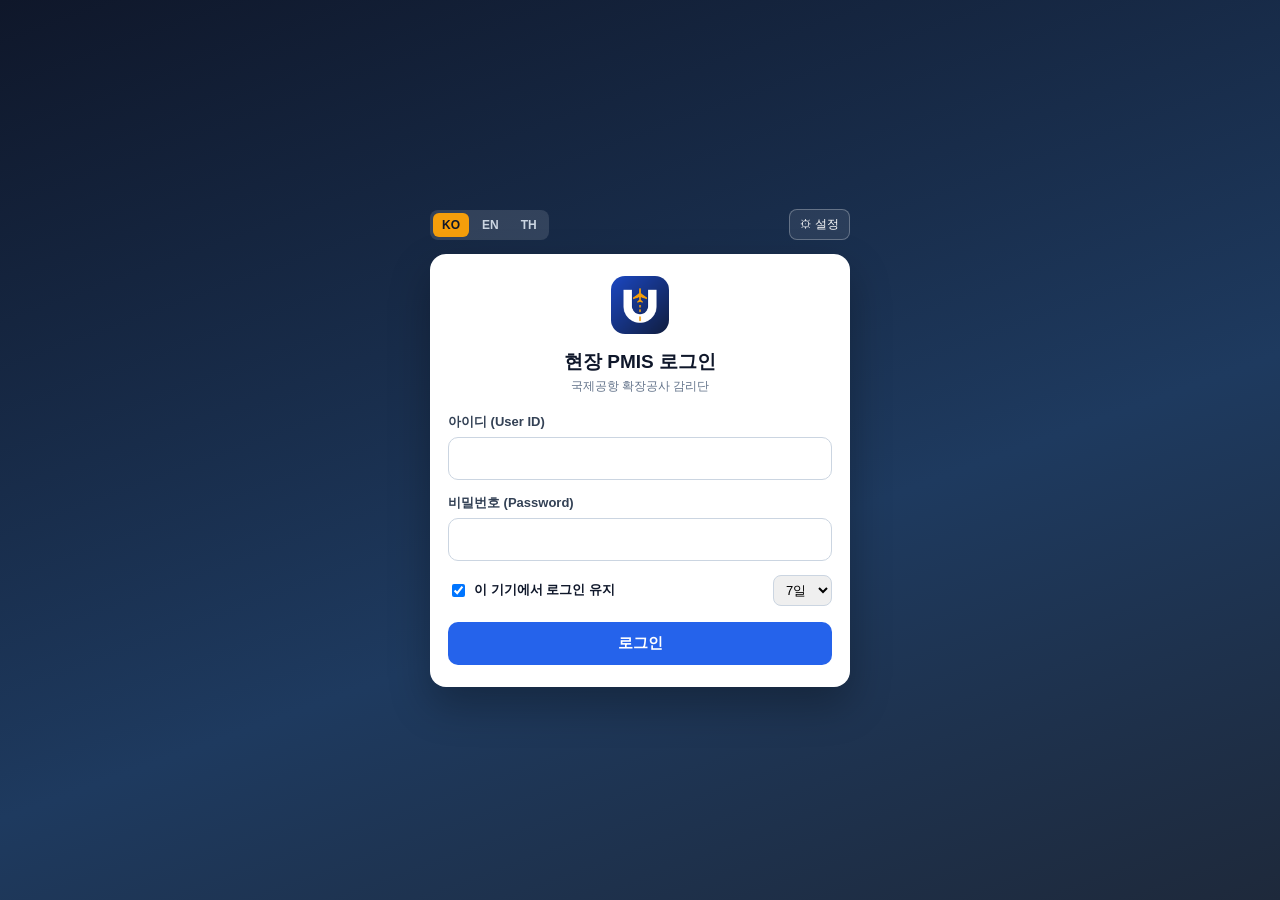
<file: index.html>
<!DOCTYPE html>
<html lang="ko">
<head>
  <meta charset="utf-8">
  <meta name="viewport" content="width=device-width, initial-scale=1.0, maximum-scale=1.0, user-scalable=no, viewport-fit=cover">
  <meta name="theme-color" content="#0f172a">
  <meta name="apple-mobile-web-app-capable" content="yes">
  <meta name="apple-mobile-web-app-status-bar-style" content="black-translucent">
  <meta name="apple-mobile-web-app-title" content="U-Tapao PMIS">
  <title>U-Tapao PMIS Mobile</title>
  <link rel="manifest" href="./manifest.json">
  <link rel="apple-touch-icon" href="./assets/apple-touch-icon.png">
  <link rel="icon" type="image/png" href="./assets/icon-192.png">
  <link rel="stylesheet" href="./vendor/leaflet/leaflet.css">
  <link rel="stylesheet" href="./css/mobile.css">
</head>
<body>
  <!-- LOGIN VIEW -->
  <section id="loginView" class="login-shell">
    <div class="login-top-tools">
      <div class="lang-bar">
        <button type="button" class="lang-pill-btn" data-lang="ko">KO</button>
        <button type="button" class="lang-pill-btn" data-lang="en">EN</button>
        <button type="button" class="lang-pill-btn" data-lang="th">TH</button>
      </div>
      <button type="button" id="loginSettingsBtn" class="btn-ghost-light">⚙ <span data-i18n="btn_settings">설정</span></button>
    </div>
    <div class="login-card">
      <div class="login-brand">
        <img src="./assets/icon-192.png" alt="Logo" class="login-logo">
        <h1 data-i18n="login_title">현장 PMIS 로그인</h1>
        <p data-i18n="app_subtitle">국제공항 확장공사 감리단</p>
      </div>
      <div id="loginAutoStatus" class="auto-status hidden"></div>
      <form id="loginForm">
        <div class="field-group">
          <label for="loginId" data-i18n="login_id">아이디 (User ID)</label>
          <input id="loginId" type="text" class="field-input" autocomplete="username" autocapitalize="none" required>
        </div>
        <div class="field-group">
          <label for="loginPw" data-i18n="login_pw">비밀번호 (Password)</label>
          <input id="loginPw" type="password" class="field-input" autocomplete="current-password" required>
        </div>
        <div class="remember-row">
          <label class="remember-chk-wrap">
            <input id="loginRememberChk" type="checkbox" checked>
            <span data-i18n="login_remember">이 기기에서 로그인 유지</span>
          </label>
          <select id="loginRememberDays" class="remember-days">
            <option value="1" data-i18n="login_days_1">1일</option>
            <option value="7" selected data-i18n="login_days_7">7일</option>
          </select>
        </div>
        <button type="submit" id="loginSubmitBtn" class="btn-primary-full" data-i18n="login_btn">로그인</button>
      </form>
    </div>
  </section>

  <!-- MAIN WORKSPACE VIEW -->
  <section id="mainView" class="hidden">
    <header class="app-header">
      <div class="header-row">
        <div>
          <div class="header-title" data-i18n="app_title">U-Tapao PMIS 현장 모바일</div>
          <div class="header-sub">
            <span id="netStatusBadge" class="net-badge online">🟢 ONLINE</span>
            <span id="headerUserChip"></span>
          </div>
        </div>
        <div class="header-actions">
          <div class="lang-bar">
            <button type="button" class="lang-pill-btn" data-lang="ko">KO</button>
            <button type="button" class="lang-pill-btn" data-lang="en">EN</button>
            <button type="button" class="lang-pill-btn" data-lang="th">TH</button>
          </div>
          <button type="button" id="headerBellBtn" class="icon-btn" title="Notifications">🔔<span id="headerBellBadge" class="bell-badge hidden"></span></button>
          <button type="button" id="headerRefreshBtn" class="icon-btn" title="Refresh">↻<span id="topQueueBadge" class="queue-dot hidden"></span></button>
          <button type="button" id="headerSettingsBtn" class="icon-btn" title="Settings">⚙</button>
          <button type="button" id="headerLogoutBtn" class="icon-btn" title="Logout">⏻</button>
        </div>
      </div>
    </header>

    <main class="app-body">
      <!-- TAB 1: RIT FIELD INSPECTION -->
      <section id="tab-rit">
        <div id="ritQueueBanner" class="queue-banner hidden"></div>
        <div id="ritCacheBanner" class="info-banner hidden"></div>
        <div class="search-bar">
          <input id="ritSearchInput" type="search" class="field-input" data-i18n-ph="rit_search_ph" placeholder="RIT 번호, 제목, 위치 검색...">
        </div>
        <div id="ritTaskList"></div>
      </section>

      <!-- TAB 2: ATTENDANCE -->
      <section id="tab-att" class="hidden">
        <div class="card">
          <div class="card-top">
            <strong data-i18n="att_title">현장 출퇴근 관리</strong>
            <span id="attStatusBadge" class="badge badge-slate">-</span>
          </div>
          <div id="attLiveClock" class="att-clock">--:--:--</div>
          <div class="att-grid">
            <div class="att-box"><div class="lbl" data-i18n="att_clock_in_time">출근 시각</div><div id="attClockInTime" class="val">-</div></div>
            <div class="att-box"><div class="lbl" data-i18n="att_clock_out_time">퇴근 시각</div><div id="attClockOutTime" class="val">-</div></div>
            <div class="att-box"><div class="lbl" data-i18n="att_work_hours">근무 시간</div><div id="attWorkHours" class="val">-</div></div>
          </div>
          <div id="attSummaryWrap" class="field-group hidden">
            <label for="attWorkSummaryInput" data-i18n="att_summary_label">금일 주요 업무 내용 (퇴근 시 필수)</label>
            <textarea id="attWorkSummaryInput" rows="3" class="field-input" data-i18n-ph="att_summary_ph"></textarea>
          </div>
          <button type="button" id="attClockInBtn" class="btn-green-full" data-i18n="att_btn_in">출근하기 (Clock-In)</button>
          <button type="button" id="attClockOutBtn" class="btn-red-full hidden" data-i18n="att_btn_out">퇴근하기 (Clock-Out)</button>
        </div>

        <div class="card">
          <div class="briefing-title" data-i18n="att_monthly_title">이번 달 근무 요약</div>
          <div class="stat-grid">
            <div class="stat-card"><div id="attMonDays" class="stat-val">0</div><div class="stat-lbl" data-i18n="att_m_days">출근일수</div></div>
            <div class="stat-card"><div id="attMonHours" class="stat-val">0</div><div class="stat-lbl" data-i18n="att_m_hours">총 근무(h)</div></div>
            <div class="stat-card"><div id="attMonOt" class="stat-val">0</div><div class="stat-lbl" data-i18n="att_m_ot">OT(h)</div></div>
            <div class="stat-card"><div id="attMonMissing" class="stat-val">0</div><div class="stat-lbl" data-i18n="att_m_missing">미퇴근</div></div>
          </div>
        </div>
      </section>

      <!-- TAB 3: MY TASKS -->
      <section id="tab-tasks" class="hidden">
        <div id="myTasksCacheBanner" class="info-banner hidden"></div>
        <div id="myTasksFilterBar" class="filter-scroll"></div>
        <div id="myTasksList"></div>
      </section>

      <!-- TAB 4: DAILY AI BRIEFING -->
      <section id="tab-daily" class="hidden">
        <div id="dailyCacheBanner" class="info-banner hidden"></div>
        <div class="card">
          <div class="field-group" style="margin-bottom:4px;">
            <label for="dailyDateInput" data-i18n="daily_date_label">조회 일자</label>
            <input id="dailyDateInput" type="date" class="field-input">
          </div>
          <div class="small-muted" style="margin-top:6px;" data-i18n="daily_recent_dates">최근 브리핑 일자</div>
          <div id="dailyDateChips" class="date-chip-row"></div>
          <div id="dailyFallbackNote" class="info-banner hidden" style="margin-bottom:0;"></div>
        </div>
        <div id="dailyContentArea"></div>
      </section>

      <!-- TAB 5: FIELD MAP (내 위치·작업구역·검측원 위치) -->
      <section id="tab-map" class="hidden">
        <div class="fm-toolbar">
          <button type="button" id="fmMyLocBtn" class="btn-outline-sm">📍 <span data-i18n="fm_my_location">내 위치</span></button>
          <button type="button" id="fmInspBtn" class="btn-outline-sm active">👷 <span data-i18n="fm_inspectors">검측원 위치</span></button>
          <button type="button" id="fmRefreshBtn" class="btn-outline-sm">🔄 <span data-i18n="fm_refresh_loc">위치 갱신</span></button>
          <label class="fm-share-toggle">
            <input id="fmShareToggle" type="checkbox">
            <span data-i18n="fm_share">위치 공유</span>
          </label>
        </div>
        <div id="fmShareInputs" class="fm-share-inputs hidden">
          <input id="fmWorkLocInput" type="text" class="field-input" maxlength="120" data-i18n-ph="fm_work_loc_ph">
          <input id="fmNoteInput" type="text" class="field-input" maxlength="300" data-i18n-ph="fm_note_ph">
        </div>
        <div id="fmStatusBanner" class="info-banner hidden"></div>
        <div id="fmMyZoneCard" class="card fm-myzone hidden"></div>
        <div id="fmMapCanvas" class="fm-map"></div>
        <div id="fmInfoPanel" class="card fm-info hidden"></div>
        <div id="fmPeopleList"></div>
      </section>
    </main>

    <!-- 현장사진 백그라운드 전송 표시 (2026-11-21) -->
    <button type="button" id="obsUploadPill" class="upload-pill hidden">📤</button>

    <!-- BOTTOM TAB BAR -->
    <nav class="bottom-nav">
      <button type="button" class="nav-btn active" data-nav-tab="rit">
        <span class="nav-ico">📋</span>
        <span data-i18n="nav_rit">현장검측</span>
      </button>
      <button type="button" class="nav-btn" data-nav-tab="att">
        <span class="nav-ico">⏰</span>
        <span data-i18n="nav_att">출퇴근</span>
      </button>
      <button type="button" class="nav-btn" data-nav-tab="tasks">
        <span class="nav-ico">📥</span>
        <span data-i18n="nav_tasks">결재함</span>
        <span id="navTasksBadge" class="nav-badge hidden"></span>
      </button>
      <!-- 현장 사진(특이사항) 바로가기: 하단 큰 버튼 (탭 전환 없이 촬영 모달을 엶, 2026-11-21) -->
      <button type="button" id="navObsBtn" class="nav-btn nav-photo">
        <span class="nav-photo-circle">📸</span>
        <span data-i18n="nav_photo">현장사진</span>
      </button>
      <button type="button" class="nav-btn" data-nav-tab="daily">
        <span class="nav-ico">🤖</span>
        <span data-i18n="nav_daily">일일보고</span>
      </button>
      <button type="button" class="nav-btn" data-nav-tab="map">
        <span class="nav-ico">🗺</span>
        <span data-i18n="nav_map">현장지도</span>
      </button>
    </nav>
  </section>

  <!-- RIT INSPECTION INPUT MODAL -->
  <div id="inspModal" class="modal-backdrop hidden">
    <div class="modal-sheet">
      <div class="modal-head">
        <h2 id="inspSheetRitNo">RIT</h2>
        <button type="button" id="inspCloseBtn" class="btn-outline-sm">✕</button>
      </div>
      <div id="inspSheetSubject" class="fw-bold" style="margin-bottom:4px;"></div>
      <div id="inspSheetMeta" class="small-muted" style="margin-bottom:12px;"></div>

      <div class="field-group">
        <label for="inspResultCode" data-i18n="rit_result_code">검측 판정 코드</label>
        <select id="inspResultCode" class="form-select">
          <option value="1 - Approved" data-i18n="rit_rc_1">1 - Approved (합격)</option>
          <option value="2 - Approved with Comments" data-i18n="rit_rc_2">2 - Approved with Comments (조건부 합격)</option>
          <option value="3 - Rejected" data-i18n="rit_rc_3">3 - Rejected (반려)</option>
          <option value="4 - Canceled" data-i18n="rit_rc_4">4 - Canceled (취소)</option>
        </select>
      </div>

      <div class="field-group">
        <div style="display:flex; justify-content:space-between; align-items:center; margin-bottom:5px;">
          <label for="inspRemarks" style="margin:0;" data-i18n="rit_remarks">검측 의견 (Remarks)</label>
          <button type="button" id="inspStdRemarkBtn" class="btn-outline-sm" data-i18n="rit_btn_std_remark">표준 코멘트</button>
        </div>
        <textarea id="inspRemarks" rows="3" class="field-input" data-i18n-ph="rit_remarks_ph"></textarea>
      </div>

      <div class="field-group">
        <label id="inspPhotoCount">Site Photos (0/10)</label>
        <input id="inspCameraInput" type="file" accept="image/*" capture="environment" class="hidden">
        <input id="inspAlbumInput" type="file" accept="image/*" multiple class="hidden">
        <div class="photo-btn-row">
          <button type="button" id="inspCameraBtn" class="btn-outline-sm">📷 <span data-i18n="rit_btn_camera">카메라 촬영</span></button>
          <button type="button" id="inspAlbumBtn" class="btn-outline-sm">🖼 <span data-i18n="rit_btn_album">갤러리 선택</span></button>
        </div>
        <div id="inspPhotoGrid" class="photo-grid"></div>
      </div>

      <div class="field-group">
        <div style="display:flex; justify-content:space-between; align-items:center; margin-bottom:5px;">
          <label style="margin:0;" data-i18n="rit_sign_label">검측원 전자서명</label>
          <button type="button" id="inspSignClearBtn" class="btn-outline-sm" data-i18n="rit_sign_clear">서명 지우기</button>
        </div>
        <div class="sig-box">
          <canvas id="inspSignatureCanvas" class="sig-canvas"></canvas>
        </div>
      </div>

      <div class="modal-footer-btns">
        <button type="button" id="inspCancelBtn" class="btn-outline-sm" data-i18n="btn_cancel">취소</button>
        <button type="button" id="inspSubmitBtn" class="btn-primary-full" data-i18n="btn_submit">검측 결과 저장</button>
      </div>
    </div>
  </div>

  <!-- FIELD OBSERVATION MODAL (현장 특이사항 촬영·공유) -->
  <div id="obsModal" class="modal-backdrop hidden">
    <div class="modal-sheet">
      <div class="modal-head">
        <h2>📸 <span data-i18n="obs_title">현장 특이사항</span></h2>
        <button type="button" id="obsCloseBtn" class="btn-outline-sm">✕</button>
      </div>
      <div class="obs-seg">
        <button type="button" class="filter-pill active" data-obs-seg="new" data-i18n="obs_seg_new">새 기록</button>
        <button type="button" class="filter-pill" data-obs-seg="feed" data-i18n="obs_seg_feed">공유 피드</button>
      </div>

      <div id="obsNewPane">
        <div id="obsQueueLine" class="queue-banner hidden"></div>
        <div class="field-group">
          <label data-i18n="obs_category">구분</label>
          <div class="obs-cat-row">
            <button type="button" class="obs-cat-btn active" data-obs-cat="SAFETY">🦺 <span data-i18n="obs_cat_safety">안전 / HSE</span></button>
            <button type="button" class="obs-cat-btn" data-obs-cat="GENERAL">🔎 <span data-i18n="obs_cat_general">일반 모니터링</span></button>
          </div>
        </div>
        <div class="field-group">
          <label for="obsLocInput" data-i18n="obs_location">위치 / 구역</label>
          <input id="obsLocInput" type="text" class="field-input" maxlength="200" data-i18n-ph="obs_location_ph">
        </div>
        <div class="field-group">
          <label for="obsNoteInput" data-i18n="obs_note">특이사항 내용</label>
          <textarea id="obsNoteInput" rows="3" class="field-input" maxlength="2000" data-i18n-ph="obs_note_ph"></textarea>
        </div>
        <div class="field-group">
          <label id="obsPhotoCount">Photos (0/6)</label>
          <input id="obsCameraInput" type="file" accept="image/*" capture="environment" class="hidden">
          <input id="obsAlbumInput" type="file" accept="image/*" multiple class="hidden">
          <div class="photo-btn-row">
            <button type="button" id="obsCameraBtn" class="btn-outline-sm">📷 <span data-i18n="rit_btn_camera">카메라 촬영</span></button>
            <button type="button" id="obsAlbumBtn" class="btn-outline-sm">🖼 <span data-i18n="rit_btn_album">갤러리 선택</span></button>
          </div>
          <div id="obsPhotoGrid" class="photo-grid"></div>
        </div>
        <div class="obs-meta-box">
          <div id="obsTimeLine" class="small-muted">🕒 -</div>
          <div class="obs-gps-row">
            <span id="obsGpsLine" class="small-muted">📍 -</span>
            <button type="button" id="obsGpsRetryBtn" class="btn-outline-sm" data-i18n="obs_gps_retry">GPS 다시</button>
          </div>
        </div>
        <div class="modal-footer-btns">
          <button type="button" class="btn-outline-sm" data-obs-seg="feed" data-i18n="obs_seg_feed">공유 피드</button>
          <button type="button" id="obsSubmitBtn" class="btn-primary-full" data-i18n="obs_btn_submit">저장 · 공유</button>
        </div>
      </div>

      <div id="obsFeedPane" class="hidden">
        <div class="obs-feed-bar">
          <button type="button" class="filter-pill active" data-obs-filter="ALL" data-i18n="tasks_all">전체</button>
          <button type="button" class="filter-pill" data-obs-filter="SAFETY" data-i18n="obs_cat_safety">안전 / HSE</button>
          <button type="button" class="filter-pill" data-obs-filter="GENERAL" data-i18n="obs_cat_general">일반 모니터링</button>
          <button type="button" id="obsFeedRefreshBtn" class="btn-outline-sm">↻</button>
        </div>
        <div id="obsFeedList"></div>
      </div>
    </div>
  </div>

  <!-- NOTIFICATION LIST MODAL (🔔) -->
  <div id="notifyModal" class="modal-backdrop hidden">
    <div class="modal-sheet">
      <div class="modal-head">
        <h2>🔔 <span data-i18n="nt_list_title">알림</span></h2>
        <div style="display:flex; gap:6px;">
          <button type="button" id="notifyReadAllBtn" class="btn-outline-sm" data-i18n="nt_read_all">모두 읽음</button>
          <button type="button" id="notifyCloseBtn" class="btn-outline-sm">✕</button>
        </div>
      </div>
      <div id="notifyList"></div>
    </div>
  </div>

  <!-- SETTINGS MODAL -->
  <div id="settingsModal" class="modal-backdrop hidden">
    <div class="modal-sheet">
      <div class="modal-head">
        <h2 data-i18n="settings_title">앱 설정 및 연결 점검</h2>
        <button type="button" id="settingsCloseBtn" class="btn-outline-sm">✕</button>
      </div>
      <div class="field-group">
        <label for="settingsApiUrlInput" data-i18n="settings_api_url">GAS 웹앱 API 주소 (/exec 또는 /dev)</label>
        <input id="settingsApiUrlInput" type="url" class="field-input">
        <div class="small-muted" style="margin-top:4px;" data-i18n="settings_api_hint"></div>
      </div>
      <div style="display:flex; gap:8px; flex-wrap:wrap; margin-bottom:10px;">
        <button type="button" id="settingsPingBtn" class="btn-outline-sm" data-i18n="settings_ping">연결 테스트</button>
        <button type="button" id="settingsSwReloadBtn" class="btn-outline-sm" data-i18n="settings_sw_update">앱 캐시 새로고침</button>
      </div>
      <div id="settingsPingResult" class="ping-out"></div>

      <!-- 🔔 알림 설정 (사용자별 저장: DB_User_Prefs) -->
      <div class="nt-settings">
        <div class="briefing-title">🔔 <span data-i18n="nt_settings_title">알림 설정</span></div>
        <div class="nt-perm-row">
          <span class="small-muted" data-i18n="nt_perm_label">기기 알림 권한</span>
          <span id="ntPermState" class="badge badge-slate">-</span>
          <button type="button" id="ntPermBtn" class="btn-outline-sm hidden" data-i18n="nt_perm_request">🔔 권한 요청</button>
        </div>
        <div id="ntPermHint" class="small-muted" style="margin-bottom:6px;"></div>
        <label class="nt-toggle"><input id="ntRitChk" type="checkbox"> <span data-i18n="nt_opt_rit">내게 배정된 RIT 검측</span></label>
        <label class="nt-toggle"><input id="ntTaskChk" type="checkbox"> <span data-i18n="nt_opt_task">신규 검토·결재 문서 (MAR·RFA·RFI·공문)</span></label>
        <label class="nt-toggle"><input id="ntRemindChk" type="checkbox"> <span data-i18n="nt_opt_remind">마감 임박·지남 미결 (하루 1회)</span></label>
        <label class="nt-toggle"><input id="ntSoundChk" type="checkbox"> <span data-i18n="nt_opt_sound">소리</span></label>
        <label class="nt-toggle"><input id="ntVibrateChk" type="checkbox"> <span data-i18n="nt_opt_vibrate">진동</span></label>
        <div class="nt-perm-row">
          <label for="ntPollSel" class="small-muted" data-i18n="nt_opt_poll">확인 주기</label>
          <select id="ntPollSel" class="form-select-sm">
            <option value="3">3 min</option><option value="5">5 min</option><option value="10">10 min</option><option value="30">30 min</option>
          </select>
          <button type="button" id="ntTestBtn" class="btn-outline-sm" data-i18n="nt_test_btn">테스트 알림</button>
        </div>
      </div>

      <!-- ⬆️ 앱 업데이트 (설치형 앱: 화면 자동 업데이트 / 새 앱 설치 안내) -->
      <div class="nt-settings">
        <div class="briefing-title">⬆️ <span data-i18n="upd_title">앱 업데이트</span></div>
        <div id="updVersionText" class="small-muted"></div>
        <div id="updStatusText" class="upd-status"></div>
        <div class="nt-perm-row">
          <button type="button" id="updCheckBtn" class="btn-outline-sm" data-i18n="upd_check_btn">업데이트 확인</button>
          <button type="button" id="updApplyBtn" class="btn-outline-sm hidden" data-i18n="upd_btn_apply">지금 적용</button>
          <button type="button" id="updApkBtn" class="btn-outline-sm hidden" data-i18n="upd_btn_apk">새 앱 내려받기</button>
        </div>
      </div>

      <div style="margin-top:16px;">
        <button type="button" id="settingsSaveBtn" class="btn-primary-full" data-i18n="btn_save">저장</button>
      </div>
    </div>
  </div>

  <div id="toastBox" class="toast-box hidden"></div>

  <script src="./js/config.js"></script>
  <script src="./js/version.js"></script>
  <script src="./js/i18n.js"></script>
  <script src="./js/db.js"></script>
  <script src="./js/api.js"></script>
  <script src="./js/rit.js"></script>
  <script src="./vendor/leaflet/leaflet.js"></script>
  <script src="./js/fieldmap.js"></script>
  <script src="./js/obs.js"></script>
  <script src="./js/dailydetail.js"></script>
  <script src="./js/notify.js"></script>
  <script src="./js/updater.js"></script>
  <script src="./js/app.js"></script>
</body>
</html>
</file>
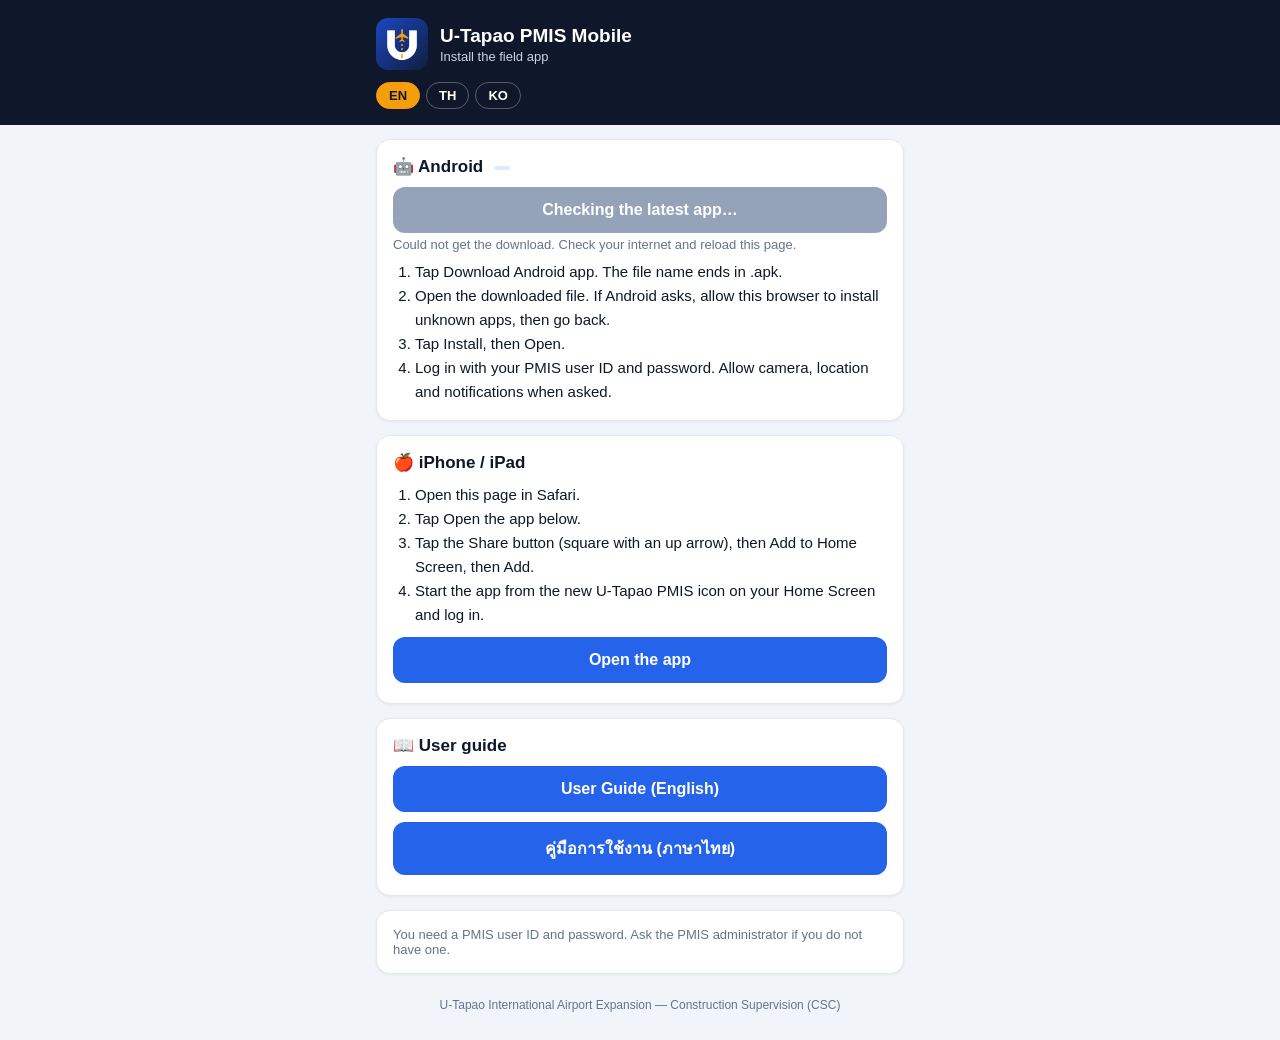
<file: install.html>
<!doctype html>
<html lang="en">
<head>
<meta charset="utf-8">
<meta name="viewport" content="width=device-width, initial-scale=1">
<meta name="theme-color" content="#0f172a">
<title>Install U-Tapao PMIS Mobile</title>
<link rel="icon" type="image/png" href="./assets/icon-192.png">
<!-- 설치 안내 페이지 (2026-11-21): 매뉴얼 QR 코드가 가리키는 고정 주소.
     Android = 서버 getAppUpdate(로그인 불필요)가 알려 주는 최신 APK 로 연결 / iPhone = Safari 홈 화면 추가 안내.
     원본: utapao-pmis 저장소 mobile_app/pages/install.html → mobile_app/tools/publish_pages.js 로 GitHub Pages 에 게시 -->
<style>
  :root { --navy: #0f172a; --primary: #2563eb; --green: #16a34a; --amber: #f59e0b; --text: #0f172a; --muted: #64748b; --border: #cbd5e1; }
  * { box-sizing: border-box; }
  body { margin: 0; font-family: -apple-system, 'Segoe UI', 'Leelawadee UI', Tahoma, 'Malgun Gothic', sans-serif; background: #f1f5f9; color: var(--text); }
  header { background: var(--navy); color: #fff; padding: 18px 16px 16px; }
  .wrap { max-width: 560px; margin: 0 auto; padding: 0 16px; }
  .top { display: flex; align-items: center; gap: 12px; }
  .top img { width: 52px; height: 52px; border-radius: 12px; }
  h1 { font-size: 19px; margin: 0; }
  .sub { font-size: 13px; color: #cbd5e1; margin-top: 2px; }
  .langs { margin-top: 12px; display: flex; gap: 6px; }
  .langs button { border: 1px solid rgba(255,255,255,.3); background: transparent; color: #fff; border-radius: 999px; padding: 5px 12px; font-weight: 700; font-size: 13px; cursor: pointer; }
  .langs button.on { background: var(--amber); border-color: var(--amber); color: var(--navy); }
  .card { background: #fff; border: 1px solid #e2e8f0; border-radius: 14px; padding: 16px; margin: 14px 0; box-shadow: 0 1px 3px rgba(15,23,42,.06); }
  .card h2 { font-size: 17px; margin: 0 0 10px; }
  .card.mine { border: 2px solid var(--primary); }
  .btn { display: block; width: 100%; text-align: center; text-decoration: none; border: 0; border-radius: 12px; padding: 14px; font-size: 16px; font-weight: 800; color: #fff; background: var(--green); margin: 10px 0 4px; }
  .btn.blue { background: var(--primary); }
  .btn.off { background: #94a3b8; pointer-events: none; }
  ol { padding-left: 22px; margin: 8px 0 0; line-height: 1.6; font-size: 15px; }
  .muted { color: var(--muted); font-size: 13px; }
  .warn { background: #fef3c7; border: 1px solid #fcd34d; color: #78350f; border-radius: 10px; padding: 10px 12px; font-size: 14px; margin-bottom: 10px; }
  .badge { display: inline-block; font-size: 12px; font-weight: 800; background: #dbeafe; color: #1e40af; border-radius: 999px; padding: 2px 8px; margin-left: 6px; vertical-align: middle; }
  footer { text-align: center; color: var(--muted); font-size: 12px; padding: 10px 16px 28px; }
</style>
</head>
<body>
<header><div class="wrap">
  <div class="top"><img src="./assets/icon-192.png" alt=""><div><h1 data-t="title"></h1><div class="sub" data-t="sub"></div></div></div>
  <div class="langs"><button data-l="en">EN</button><button data-l="th">TH</button><button data-l="ko">KO</button></div>
</div></header>
<main class="wrap">
  <section class="card" id="cardAndroid">
    <h2>🤖 Android <span class="badge" id="apkVer"></span></h2>
    <a class="btn off" id="apkBtn" href="#" data-t="apk_loading"></a>
    <div class="muted" id="apkNote"></div>
    <ol><li data-t="a1"></li><li data-t="a2"></li><li data-t="a3"></li><li data-t="a4"></li></ol>
  </section>
  <section class="card" id="cardIos">
    <h2>🍎 iPhone / iPad</h2>
    <div class="warn" id="notSafari" hidden data-t="not_safari"></div>
    <ol><li data-t="i1"></li><li data-t="i2"></li><li data-t="i3"></li><li data-t="i4"></li></ol>
    <a class="btn blue" href="./" data-t="open_app"></a>
  </section>
  <section class="card">
    <h2>📖 <span data-t="guide"></span></h2>
    <a class="btn blue" href="./manual/en.html">User Guide (English)</a>
    <a class="btn blue" href="./manual/th.html">คู่มือการใช้งาน (ภาษาไทย)</a>
  </section>
  <section class="card">
    <div class="muted" data-t="account"></div>
  </section>
</main>
<footer>U-Tapao International Airport Expansion — Construction Supervision (CSC)</footer>
<script>
(function () {
  var API = 'https://script.google.com/macros/s/AKfycbxGK9FsMM-Lq3-pBFQAmjmYzoQURa9MR9hfklozXayVDDsvkzh0oXe35wPzkzR5tfQS/exec';
  var D = {
    en: { title: 'U-Tapao PMIS Mobile', sub: 'Install the field app', apk_loading: 'Checking the latest app…', apk_btn: 'Download Android app', apk_fail: 'Could not get the download. Check your internet and reload this page.',
      a1: 'Tap Download Android app. The file name ends in .apk.', a2: 'Open the downloaded file. If Android asks, allow this browser to install unknown apps, then go back.', a3: 'Tap Install, then Open.', a4: 'Log in with your PMIS user ID and password. Allow camera, location and notifications when asked.',
      not_safari: 'Open this page in Safari. Other browsers on iPhone cannot add the app to the Home Screen.',
      i1: 'Open this page in Safari.', i2: 'Tap Open the app below.', i3: 'Tap the Share button (square with an up arrow), then Add to Home Screen, then Add.', i4: 'Start the app from the new U-Tapao PMIS icon on your Home Screen and log in.',
      open_app: 'Open the app', guide: 'User guide', account: 'You need a PMIS user ID and password. Ask the PMIS administrator if you do not have one.' },
    th: { title: 'U-Tapao PMIS Mobile', sub: 'ติดตั้งแอปหน้างาน', apk_loading: 'กำลังตรวจสอบแอปล่าสุด…', apk_btn: 'ดาวน์โหลดแอป Android', apk_fail: 'ดาวน์โหลดไม่ได้ ตรวจสอบอินเทอร์เน็ตแล้วโหลดหน้านี้ใหม่',
      a1: 'แตะ ดาวน์โหลดแอป Android ไฟล์จะลงท้ายด้วย .apk', a2: 'เปิดไฟล์ที่ดาวน์โหลด หาก Android ถาม ให้อนุญาตให้เบราว์เซอร์นี้ติดตั้งแอปที่ไม่รู้จัก แล้วกดย้อนกลับ', a3: 'แตะ ติดตั้ง แล้วแตะ เปิด', a4: 'เข้าสู่ระบบด้วยรหัสผู้ใช้และรหัสผ่าน PMIS และอนุญาตกล้อง ตำแหน่ง และการแจ้งเตือนเมื่อระบบถาม',
      not_safari: 'กรุณาเปิดหน้านี้ใน Safari เบราว์เซอร์อื่นบน iPhone ไม่สามารถเพิ่มแอปไว้ที่หน้าจอโฮมได้',
      i1: 'เปิดหน้านี้ใน Safari', i2: 'แตะ เปิดแอป ด้านล่าง', i3: 'แตะปุ่มแชร์ (สี่เหลี่ยมมีลูกศรชี้ขึ้น) แล้วแตะ เพิ่มไปยังหน้าจอโฮม แล้วแตะ เพิ่ม', i4: 'เปิดแอปจากไอคอน U-Tapao PMIS ที่หน้าจอโฮม แล้วเข้าสู่ระบบ',
      open_app: 'เปิดแอป', guide: 'คู่มือการใช้งาน', account: 'ต้องมีรหัสผู้ใช้และรหัสผ่าน PMIS หากยังไม่มี ให้ติดต่อผู้ดูแลระบบ PMIS' },
    ko: { title: 'U-Tapao PMIS 모바일', sub: '현장 앱 설치', apk_loading: '최신 앱 확인 중…', apk_btn: 'Android 앱 내려받기', apk_fail: '내려받기 주소를 가져오지 못했습니다. 인터넷 연결을 확인하고 이 페이지를 새로 고치세요.',
      a1: 'Android 앱 내려받기를 누릅니다. 파일 이름은 .apk 로 끝납니다.', a2: '내려받은 파일을 엽니다. Android 가 물으면 이 브라우저의 알 수 없는 앱 설치를 허용하고 뒤로 갑니다.', a3: '설치 → 열기를 누릅니다.', a4: 'PMIS 아이디와 비밀번호로 로그인하고, 카메라·위치·알림 권한을 허용합니다.',
      not_safari: '이 페이지를 Safari 로 여세요. iPhone 의 다른 브라우저로는 홈 화면에 앱을 추가할 수 없습니다.',
      i1: '이 페이지를 Safari 로 엽니다.', i2: '아래 앱 열기를 누릅니다.', i3: '공유 버튼(네모에 위쪽 화살표) → 홈 화면에 추가 → 추가를 누릅니다.', i4: '홈 화면에 생긴 U-Tapao PMIS 아이콘으로 앱을 열고 로그인합니다.',
      open_app: '앱 열기', guide: '사용 설명서', account: 'PMIS 아이디와 비밀번호가 필요합니다. 없으면 PMIS 관리자에게 요청하세요.' }
  };
  var ua = navigator.userAgent || '';
  var isIos = /iPhone|iPad|iPod/.test(ua) || (navigator.platform === 'MacIntel' && navigator.maxTouchPoints > 1);
  var isAndroid = /Android/i.test(ua);
  var isSafari = isIos && !/CriOS|FxiOS|EdgiOS|OPiOS|Line\//i.test(ua);
  var lang = (navigator.language || 'en').slice(0, 2);
  try { lang = localStorage.getItem('pmis_install_lang') || lang; } catch (e) {}
  if (!D[lang]) lang = 'en';
  var apk = null, apkFailed = false;

  function render() {
    var t = D[lang];
    document.documentElement.lang = lang;
    document.querySelectorAll('[data-t]').forEach(function (el) { var k = el.getAttribute('data-t'); if (t[k]) el.textContent = t[k]; });
    document.querySelectorAll('[data-l]').forEach(function (b) { b.classList.toggle('on', b.getAttribute('data-l') === lang); });
    var btn = document.getElementById('apkBtn');
    if (apk) { btn.textContent = t.apk_btn; btn.href = apk.url; btn.classList.remove('off'); document.getElementById('apkVer').textContent = 'v' + apk.versionName; }
    document.getElementById('apkNote').textContent = apkFailed ? t.apk_fail : '';
    document.getElementById('notSafari').hidden = !(isIos && !isSafari);
  }
  // 내 휴대폰 종류를 위에, 강조 표시
  var main = document.querySelector('main');
  if (isIos) { main.insertBefore(document.getElementById('cardIos'), main.firstChild); document.getElementById('cardIos').classList.add('mine'); }
  else if (isAndroid) document.getElementById('cardAndroid').classList.add('mine');
  document.querySelectorAll('[data-l]').forEach(function (b) {
    b.addEventListener('click', function () { lang = b.getAttribute('data-l'); try { localStorage.setItem('pmis_install_lang', lang); } catch (e) {} render(); });
  });
  render();
  fetch(API, { method: 'POST', headers: { 'Content-Type': 'text/plain;charset=utf-8' }, body: JSON.stringify({ source: 'PMIS_MOBILE_APP', action: 'getAppUpdate', payload: { from: 'install-page' } }) })
    .then(function (r) { return r.json(); })
    .then(function (j) { if (j && j.apk && j.apk.url) apk = j.apk; else apkFailed = true; render(); })
    .catch(function () { apkFailed = true; render(); });
})();
</script>
</body>
</html>
</file>
<file: vendor/leaflet/leaflet.css>
/* required styles */

.leaflet-pane,
.leaflet-tile,
.leaflet-marker-icon,
.leaflet-marker-shadow,
.leaflet-tile-container,
.leaflet-pane > svg,
.leaflet-pane > canvas,
.leaflet-zoom-box,
.leaflet-image-layer,
.leaflet-layer {
	position: absolute;
	left: 0;
	top: 0;
	}
.leaflet-container {
	overflow: hidden;
	}
.leaflet-tile,
.leaflet-marker-icon,
.leaflet-marker-shadow {
	-webkit-user-select: none;
	   -moz-user-select: none;
	        user-select: none;
	  -webkit-user-drag: none;
	}
/* Prevents IE11 from highlighting tiles in blue */
.leaflet-tile::selection {
	background: transparent;
}
/* Safari renders non-retina tile on retina better with this, but Chrome is worse */
.leaflet-safari .leaflet-tile {
	image-rendering: -webkit-optimize-contrast;
	}
/* hack that prevents hw layers "stretching" when loading new tiles */
.leaflet-safari .leaflet-tile-container {
	width: 1600px;
	height: 1600px;
	-webkit-transform-origin: 0 0;
	}
.leaflet-marker-icon,
.leaflet-marker-shadow {
	display: block;
	}
/* .leaflet-container svg: reset svg max-width decleration shipped in Joomla! (joomla.org) 3.x */
/* .leaflet-container img: map is broken in FF if you have max-width: 100% on tiles */
.leaflet-container .leaflet-overlay-pane svg {
	max-width: none !important;
	max-height: none !important;
	}
.leaflet-container .leaflet-marker-pane img,
.leaflet-container .leaflet-shadow-pane img,
.leaflet-container .leaflet-tile-pane img,
.leaflet-container img.leaflet-image-layer,
.leaflet-container .leaflet-tile {
	max-width: none !important;
	max-height: none !important;
	width: auto;
	padding: 0;
	}

.leaflet-container img.leaflet-tile {
	/* See: https://bugs.chromium.org/p/chromium/issues/detail?id=600120 */
	mix-blend-mode: plus-lighter;
}

.leaflet-container.leaflet-touch-zoom {
	-ms-touch-action: pan-x pan-y;
	touch-action: pan-x pan-y;
	}
.leaflet-container.leaflet-touch-drag {
	-ms-touch-action: pinch-zoom;
	/* Fallback for FF which doesn't support pinch-zoom */
	touch-action: none;
	touch-action: pinch-zoom;
}
.leaflet-container.leaflet-touch-drag.leaflet-touch-zoom {
	-ms-touch-action: none;
	touch-action: none;
}
.leaflet-container {
	-webkit-tap-highlight-color: transparent;
}
.leaflet-container a {
	-webkit-tap-highlight-color: rgba(51, 181, 229, 0.4);
}
.leaflet-tile {
	filter: inherit;
	visibility: hidden;
	}
.leaflet-tile-loaded {
	visibility: inherit;
	}
.leaflet-zoom-box {
	width: 0;
	height: 0;
	-moz-box-sizing: border-box;
	     box-sizing: border-box;
	z-index: 800;
	}
/* workaround for https://bugzilla.mozilla.org/show_bug.cgi?id=888319 */
.leaflet-overlay-pane svg {
	-moz-user-select: none;
	}

.leaflet-pane         { z-index: 400; }

.leaflet-tile-pane    { z-index: 200; }
.leaflet-overlay-pane { z-index: 400; }
.leaflet-shadow-pane  { z-index: 500; }
.leaflet-marker-pane  { z-index: 600; }
.leaflet-tooltip-pane   { z-index: 650; }
.leaflet-popup-pane   { z-index: 700; }

.leaflet-map-pane canvas { z-index: 100; }
.leaflet-map-pane svg    { z-index: 200; }

.leaflet-vml-shape {
	width: 1px;
	height: 1px;
	}
.lvml {
	behavior: url(#default#VML);
	display: inline-block;
	position: absolute;
	}


/* control positioning */

.leaflet-control {
	position: relative;
	z-index: 800;
	pointer-events: visiblePainted; /* IE 9-10 doesn't have auto */
	pointer-events: auto;
	}
.leaflet-top,
.leaflet-bottom {
	position: absolute;
	z-index: 1000;
	pointer-events: none;
	}
.leaflet-top {
	top: 0;
	}
.leaflet-right {
	right: 0;
	}
.leaflet-bottom {
	bottom: 0;
	}
.leaflet-left {
	left: 0;
	}
.leaflet-control {
	float: left;
	clear: both;
	}
.leaflet-right .leaflet-control {
	float: right;
	}
.leaflet-top .leaflet-control {
	margin-top: 10px;
	}
.leaflet-bottom .leaflet-control {
	margin-bottom: 10px;
	}
.leaflet-left .leaflet-control {
	margin-left: 10px;
	}
.leaflet-right .leaflet-control {
	margin-right: 10px;
	}


/* zoom and fade animations */

.leaflet-fade-anim .leaflet-popup {
	opacity: 0;
	-webkit-transition: opacity 0.2s linear;
	   -moz-transition: opacity 0.2s linear;
	        transition: opacity 0.2s linear;
	}
.leaflet-fade-anim .leaflet-map-pane .leaflet-popup {
	opacity: 1;
	}
.leaflet-zoom-animated {
	-webkit-transform-origin: 0 0;
	    -ms-transform-origin: 0 0;
	        transform-origin: 0 0;
	}
svg.leaflet-zoom-animated {
	will-change: transform;
}

.leaflet-zoom-anim .leaflet-zoom-animated {
	-webkit-transition: -webkit-transform 0.25s cubic-bezier(0,0,0.25,1);
	   -moz-transition:    -moz-transform 0.25s cubic-bezier(0,0,0.25,1);
	        transition:         transform 0.25s cubic-bezier(0,0,0.25,1);
	}
.leaflet-zoom-anim .leaflet-tile,
.leaflet-pan-anim .leaflet-tile {
	-webkit-transition: none;
	   -moz-transition: none;
	        transition: none;
	}

.leaflet-zoom-anim .leaflet-zoom-hide {
	visibility: hidden;
	}


/* cursors */

.leaflet-interactive {
	cursor: pointer;
	}
.leaflet-grab {
	cursor: -webkit-grab;
	cursor:    -moz-grab;
	cursor:         grab;
	}
.leaflet-crosshair,
.leaflet-crosshair .leaflet-interactive {
	cursor: crosshair;
	}
.leaflet-popup-pane,
.leaflet-control {
	cursor: auto;
	}
.leaflet-dragging .leaflet-grab,
.leaflet-dragging .leaflet-grab .leaflet-interactive,
.leaflet-dragging .leaflet-marker-draggable {
	cursor: move;
	cursor: -webkit-grabbing;
	cursor:    -moz-grabbing;
	cursor:         grabbing;
	}

/* marker & overlays interactivity */
.leaflet-marker-icon,
.leaflet-marker-shadow,
.leaflet-image-layer,
.leaflet-pane > svg path,
.leaflet-tile-container {
	pointer-events: none;
	}

.leaflet-marker-icon.leaflet-interactive,
.leaflet-image-layer.leaflet-interactive,
.leaflet-pane > svg path.leaflet-interactive,
svg.leaflet-image-layer.leaflet-interactive path {
	pointer-events: visiblePainted; /* IE 9-10 doesn't have auto */
	pointer-events: auto;
	}

/* visual tweaks */

.leaflet-container {
	background: #ddd;
	outline-offset: 1px;
	}
.leaflet-container a {
	color: #0078A8;
	}
.leaflet-zoom-box {
	border: 2px dotted #38f;
	background: rgba(255,255,255,0.5);
	}


/* general typography */
.leaflet-container {
	font-family: "Helvetica Neue", Arial, Helvetica, sans-serif;
	font-size: 12px;
	font-size: 0.75rem;
	line-height: 1.5;
	}


/* general toolbar styles */

.leaflet-bar {
	box-shadow: 0 1px 5px rgba(0,0,0,0.65);
	border-radius: 4px;
	}
.leaflet-bar a {
	background-color: #fff;
	border-bottom: 1px solid #ccc;
	width: 26px;
	height: 26px;
	line-height: 26px;
	display: block;
	text-align: center;
	text-decoration: none;
	color: black;
	}
.leaflet-bar a,
.leaflet-control-layers-toggle {
	background-position: 50% 50%;
	background-repeat: no-repeat;
	display: block;
	}
.leaflet-bar a:hover,
.leaflet-bar a:focus {
	background-color: #f4f4f4;
	}
.leaflet-bar a:first-child {
	border-top-left-radius: 4px;
	border-top-right-radius: 4px;
	}
.leaflet-bar a:last-child {
	border-bottom-left-radius: 4px;
	border-bottom-right-radius: 4px;
	border-bottom: none;
	}
.leaflet-bar a.leaflet-disabled {
	cursor: default;
	background-color: #f4f4f4;
	color: #bbb;
	}

.leaflet-touch .leaflet-bar a {
	width: 30px;
	height: 30px;
	line-height: 30px;
	}
.leaflet-touch .leaflet-bar a:first-child {
	border-top-left-radius: 2px;
	border-top-right-radius: 2px;
	}
.leaflet-touch .leaflet-bar a:last-child {
	border-bottom-left-radius: 2px;
	border-bottom-right-radius: 2px;
	}

/* zoom control */

.leaflet-control-zoom-in,
.leaflet-control-zoom-out {
	font: bold 18px 'Lucida Console', Monaco, monospace;
	text-indent: 1px;
	}

.leaflet-touch .leaflet-control-zoom-in, .leaflet-touch .leaflet-control-zoom-out  {
	font-size: 22px;
	}


/* layers control */

.leaflet-control-layers {
	box-shadow: 0 1px 5px rgba(0,0,0,0.4);
	background: #fff;
	border-radius: 5px;
	}
.leaflet-control-layers-toggle {
	background-image: url(images/layers.png);
	width: 36px;
	height: 36px;
	}
.leaflet-retina .leaflet-control-layers-toggle {
	background-image: url(images/layers-2x.png);
	background-size: 26px 26px;
	}
.leaflet-touch .leaflet-control-layers-toggle {
	width: 44px;
	height: 44px;
	}
.leaflet-control-layers .leaflet-control-layers-list,
.leaflet-control-layers-expanded .leaflet-control-layers-toggle {
	display: none;
	}
.leaflet-control-layers-expanded .leaflet-control-layers-list {
	display: block;
	position: relative;
	}
.leaflet-control-layers-expanded {
	padding: 6px 10px 6px 6px;
	color: #333;
	background: #fff;
	}
.leaflet-control-layers-scrollbar {
	overflow-y: scroll;
	overflow-x: hidden;
	padding-right: 5px;
	}
.leaflet-control-layers-selector {
	margin-top: 2px;
	position: relative;
	top: 1px;
	}
.leaflet-control-layers label {
	display: block;
	font-size: 13px;
	font-size: 1.08333em;
	}
.leaflet-control-layers-separator {
	height: 0;
	border-top: 1px solid #ddd;
	margin: 5px -10px 5px -6px;
	}

/* Default icon URLs */
.leaflet-default-icon-path { /* used only in path-guessing heuristic, see L.Icon.Default */
	background-image: url(images/marker-icon.png);
	}


/* attribution and scale controls */

.leaflet-container .leaflet-control-attribution {
	background: #fff;
	background: rgba(255, 255, 255, 0.8);
	margin: 0;
	}
.leaflet-control-attribution,
.leaflet-control-scale-line {
	padding: 0 5px;
	color: #333;
	line-height: 1.4;
	}
.leaflet-control-attribution a {
	text-decoration: none;
	}
.leaflet-control-attribution a:hover,
.leaflet-control-attribution a:focus {
	text-decoration: underline;
	}
.leaflet-attribution-flag {
	display: inline !important;
	vertical-align: baseline !important;
	width: 1em;
	height: 0.6669em;
	}
.leaflet-left .leaflet-control-scale {
	margin-left: 5px;
	}
.leaflet-bottom .leaflet-control-scale {
	margin-bottom: 5px;
	}
.leaflet-control-scale-line {
	border: 2px solid #777;
	border-top: none;
	line-height: 1.1;
	padding: 2px 5px 1px;
	white-space: nowrap;
	-moz-box-sizing: border-box;
	     box-sizing: border-box;
	background: rgba(255, 255, 255, 0.8);
	text-shadow: 1px 1px #fff;
	}
.leaflet-control-scale-line:not(:first-child) {
	border-top: 2px solid #777;
	border-bottom: none;
	margin-top: -2px;
	}
.leaflet-control-scale-line:not(:first-child):not(:last-child) {
	border-bottom: 2px solid #777;
	}

.leaflet-touch .leaflet-control-attribution,
.leaflet-touch .leaflet-control-layers,
.leaflet-touch .leaflet-bar {
	box-shadow: none;
	}
.leaflet-touch .leaflet-control-layers,
.leaflet-touch .leaflet-bar {
	border: 2px solid rgba(0,0,0,0.2);
	background-clip: padding-box;
	}


/* popup */

.leaflet-popup {
	position: absolute;
	text-align: center;
	margin-bottom: 20px;
	}
.leaflet-popup-content-wrapper {
	padding: 1px;
	text-align: left;
	border-radius: 12px;
	}
.leaflet-popup-content {
	margin: 13px 24px 13px 20px;
	line-height: 1.3;
	font-size: 13px;
	font-size: 1.08333em;
	min-height: 1px;
	}
.leaflet-popup-content p {
	margin: 17px 0;
	margin: 1.3em 0;
	}
.leaflet-popup-tip-container {
	width: 40px;
	height: 20px;
	position: absolute;
	left: 50%;
	margin-top: -1px;
	margin-left: -20px;
	overflow: hidden;
	pointer-events: none;
	}
.leaflet-popup-tip {
	width: 17px;
	height: 17px;
	padding: 1px;

	margin: -10px auto 0;
	pointer-events: auto;

	-webkit-transform: rotate(45deg);
	   -moz-transform: rotate(45deg);
	    -ms-transform: rotate(45deg);
	        transform: rotate(45deg);
	}
.leaflet-popup-content-wrapper,
.leaflet-popup-tip {
	background: white;
	color: #333;
	box-shadow: 0 3px 14px rgba(0,0,0,0.4);
	}
.leaflet-container a.leaflet-popup-close-button {
	position: absolute;
	top: 0;
	right: 0;
	border: none;
	text-align: center;
	width: 24px;
	height: 24px;
	font: 16px/24px Tahoma, Verdana, sans-serif;
	color: #757575;
	text-decoration: none;
	background: transparent;
	}
.leaflet-container a.leaflet-popup-close-button:hover,
.leaflet-container a.leaflet-popup-close-button:focus {
	color: #585858;
	}
.leaflet-popup-scrolled {
	overflow: auto;
	}

.leaflet-oldie .leaflet-popup-content-wrapper {
	-ms-zoom: 1;
	}
.leaflet-oldie .leaflet-popup-tip {
	width: 24px;
	margin: 0 auto;

	-ms-filter: "progid:DXImageTransform.Microsoft.Matrix(M11=0.70710678, M12=0.70710678, M21=-0.70710678, M22=0.70710678)";
	filter: progid:DXImageTransform.Microsoft.Matrix(M11=0.70710678, M12=0.70710678, M21=-0.70710678, M22=0.70710678);
	}

.leaflet-oldie .leaflet-control-zoom,
.leaflet-oldie .leaflet-control-layers,
.leaflet-oldie .leaflet-popup-content-wrapper,
.leaflet-oldie .leaflet-popup-tip {
	border: 1px solid #999;
	}


/* div icon */

.leaflet-div-icon {
	background: #fff;
	border: 1px solid #666;
	}


/* Tooltip */
/* Base styles for the element that has a tooltip */
.leaflet-tooltip {
	position: absolute;
	padding: 6px;
	background-color: #fff;
	border: 1px solid #fff;
	border-radius: 3px;
	color: #222;
	white-space: nowrap;
	-webkit-user-select: none;
	-moz-user-select: none;
	-ms-user-select: none;
	user-select: none;
	pointer-events: none;
	box-shadow: 0 1px 3px rgba(0,0,0,0.4);
	}
.leaflet-tooltip.leaflet-interactive {
	cursor: pointer;
	pointer-events: auto;
	}
.leaflet-tooltip-top:before,
.leaflet-tooltip-bottom:before,
.leaflet-tooltip-left:before,
.leaflet-tooltip-right:before {
	position: absolute;
	pointer-events: none;
	border: 6px solid transparent;
	background: transparent;
	content: "";
	}

/* Directions */

.leaflet-tooltip-bottom {
	margin-top: 6px;
}
.leaflet-tooltip-top {
	margin-top: -6px;
}
.leaflet-tooltip-bottom:before,
.leaflet-tooltip-top:before {
	left: 50%;
	margin-left: -6px;
	}
.leaflet-tooltip-top:before {
	bottom: 0;
	margin-bottom: -12px;
	border-top-color: #fff;
	}
.leaflet-tooltip-bottom:before {
	top: 0;
	margin-top: -12px;
	margin-left: -6px;
	border-bottom-color: #fff;
	}
.leaflet-tooltip-left {
	margin-left: -6px;
}
.leaflet-tooltip-right {
	margin-left: 6px;
}
.leaflet-tooltip-left:before,
.leaflet-tooltip-right:before {
	top: 50%;
	margin-top: -6px;
	}
.leaflet-tooltip-left:before {
	right: 0;
	margin-right: -12px;
	border-left-color: #fff;
	}
.leaflet-tooltip-right:before {
	left: 0;
	margin-left: -12px;
	border-right-color: #fff;
	}

/* Printing */

@media print {
	/* Prevent printers from removing background-images of controls. */
	.leaflet-control {
		-webkit-print-color-adjust: exact;
		print-color-adjust: exact;
		}
	}
</file>
<file: css/mobile.css>
/* U-Tapao PMIS Mobile Stylesheet — High-Contrast Field UI */
:root {
  --bg: #f1f5f9;
  --navy: #0f172a;
  --navy-2: #1e3a5f;
  --amber: #f59e0b;
  --primary: #2563eb;
  --green: #16a34a;
  --red: #dc2626;
  --text: #0f172a;
  --muted: #64748b;
  --border: #cbd5e1;
  --card: #ffffff;
  --safe-top: env(safe-area-inset-top, 0px);
  --safe-bottom: env(safe-area-inset-bottom, 0px);
}

* { box-sizing: border-box; -webkit-tap-highlight-color: transparent; }
html, body {
  margin: 0; padding: 0;
  font-family: -apple-system, BlinkMacSystemFont, "Noto Sans KR", "Noto Sans Thai", "Segoe UI", Roboto, sans-serif;
  background: var(--bg); color: var(--text);
  font-size: 15px; line-height: 1.45;
}
.hidden { display: none !important; }
.fw-bold { font-weight: 700; }
.small-muted { font-size: 12px; color: var(--muted); }
.small-err { font-size: 12px; color: var(--red); margin-top: 2px; }

/* Language Pill Switcher */
.lang-bar { display: inline-flex; gap: 4px; background: rgba(255,255,255,0.12); padding: 3px; border-radius: 8px; }
.lang-pill-btn {
  border: none; background: transparent; color: #cbd5e1; font-size: 12px; font-weight: 700;
  padding: 5px 9px; border-radius: 6px; cursor: pointer;
}
.lang-pill-btn.active { background: var(--amber); color: var(--navy); }

/* Login View */
.login-shell {
  min-height: 100vh; display: flex; flex-direction: column; justify-content: center;
  padding: calc(20px + var(--safe-top)) 18px calc(24px + var(--safe-bottom));
  background: linear-gradient(160deg, var(--navy) 0%, var(--navy-2) 60%, #1e293b 100%);
}
.login-card {
  background: var(--card); border-radius: 16px; padding: 22px 18px;
  box-shadow: 0 18px 40px rgba(0,0,0,0.28); max-width: 420px; width: 100%; margin: 0 auto;
}
.login-brand { text-align: center; margin-bottom: 18px; }
.login-logo { width: 58px; height: 58px; border-radius: 14px; margin-bottom: 8px; }
.login-brand h1 { margin: 0; font-size: 19px; color: var(--navy); }
.login-brand p { margin: 2px 0 0; font-size: 12px; color: var(--muted); }
.login-top-tools { display: flex; justify-content: space-between; align-items: center; max-width: 420px; width: 100%; margin: 0 auto 14px; }
.btn-ghost-light {
  border: 1px solid rgba(255,255,255,0.28); background: rgba(255,255,255,0.08);
  color: #fff; padding: 6px 10px; border-radius: 8px; font-size: 12px; cursor: pointer;
}
.field-group { margin-bottom: 14px; }
.field-group label { display: block; font-size: 13px; font-weight: 700; margin-bottom: 5px; color: #334155; }
.field-input, .form-select {
  width: 100%; padding: 12px; border: 1.5px solid var(--border); border-radius: 10px;
  font-size: 15px; background: #fff; color: var(--text);
}
.field-input:focus, .form-select:focus { outline: none; border-color: var(--primary); }
.remember-row { display: flex; align-items: center; justify-content: space-between; gap: 8px; margin-bottom: 16px; font-size: 13px; }
.remember-chk-wrap { display: flex; align-items: center; gap: 6px; font-weight: 600; }
.remember-days { padding: 6px 8px; border: 1px solid var(--border); border-radius: 8px; font-size: 13px; }
.auto-status { text-align: center; padding: 8px; background: #eff6ff; color: var(--primary); border-radius: 8px; font-size: 13px; font-weight: 600; margin-bottom: 12px; }

/* Main App Shell */
.app-header {
  position: sticky; top: 0; z-index: 40;
  background: var(--navy); color: #fff;
  padding: calc(10px + var(--safe-top)) 14px 10px;
  box-shadow: 0 2px 10px rgba(0,0,0,0.18);
}
.header-row { display: flex; align-items: center; justify-content: space-between; gap: 8px; }
.header-title { font-weight: 800; font-size: 16px; letter-spacing: -0.2px; }
.header-sub { display: flex; align-items: center; gap: 8px; margin-top: 6px; font-size: 12px; color: #cbd5e1; }
.net-badge { font-size: 11px; font-weight: 800; padding: 3px 8px; border-radius: 999px; }
.net-badge.online { background: rgba(22,163,74,0.22); color: #86efac; }
.net-badge.offline { background: rgba(220,38,38,0.28); color: #fca5a5; }
.header-actions { display: flex; align-items: center; gap: 6px; }
.icon-btn {
  border: 1px solid rgba(255,255,255,0.2); background: rgba(255,255,255,0.1); color: #fff;
  border-radius: 8px; padding: 6px 9px; font-size: 13px; cursor: pointer; position: relative;
}
.queue-dot {
  position: absolute; top: -5px; right: -5px; background: var(--amber); color: var(--navy);
  font-size: 10px; font-weight: 800; min-width: 17px; height: 17px; line-height: 17px;
  border-radius: 999px; text-align: center; padding: 0 4px;
}

.app-body { padding: 12px 12px calc(78px + var(--safe-bottom)); max-width: 720px; margin: 0 auto; }

/* Bottom Nav */
.bottom-nav {
  position: fixed; left: 0; right: 0; bottom: 0; z-index: 45;
  background: #fff; border-top: 1px solid var(--border);
  display: grid; grid-template-columns: repeat(6, 1fr);
  padding: 6px 4px calc(6px + var(--safe-bottom));
  box-shadow: 0 -2px 10px rgba(0,0,0,0.06);
}
.nav-btn {
  border: none; background: transparent; color: var(--muted);
  display: flex; flex-direction: column; align-items: center; gap: 2px;
  padding: 5px 2px; font-size: 11px; font-weight: 700; cursor: pointer; position: relative;
}
.nav-btn .nav-ico { font-size: 19px; line-height: 1.1; }
.nav-btn.active { color: var(--primary); }
/* 하단 중앙 큰 사진 버튼 (위로 솟은 원형, 2026-11-21) */
.nav-btn.nav-photo { color: var(--navy); padding-top: 0; }
.nav-photo-circle {
  width: 54px; height: 54px; margin-top: -24px; border-radius: 50%;
  display: flex; align-items: center; justify-content: center; font-size: 26px;
  background: var(--primary); border: 4px solid #fff;
  box-shadow: 0 4px 12px rgba(15,23,42,0.28);
}
.nav-btn.nav-photo:active .nav-photo-circle { transform: scale(0.94); }
/* 현장사진 백그라운드 전송 표시 — 하단 메뉴 바로 위 오른쪽의 작은 알약 (2026-11-21) */
.upload-pill {
  position: fixed; right: 10px; bottom: calc(74px + var(--safe-bottom)); z-index: 46;
  border: none; border-radius: 999px; padding: 6px 12px; font-size: 12px; font-weight: 800;
  background: var(--navy); color: #fff; box-shadow: 0 4px 12px rgba(15,23,42,0.25); cursor: pointer;
}
/* 일일보고 상세 카드 (웹 통합 보고서 휴대폰 보기, 2026-11-21) */
.dd-head { font-weight: 800; font-size: 15px; color: var(--navy); margin: 14px 0 8px; }
.dd-tabs { margin-bottom: 8px; }
.dd-card { padding: 12px; }
.dd-docno { font-size: 11px; text-align: right; word-break: break-all; }
.dd-loc { font-weight: 700; font-size: 14px; color: #1e293b; margin: 2px 0 4px; word-break: break-word; }
.dd-act { font-size: 13.5px; color: #334155; white-space: pre-line; line-height: 1.45; word-break: break-word; }
.dd-time { font-size: 12.5px; font-weight: 700; color: #475569; margin-bottom: 2px; }
.dd-issue { font-size: 12.5px; color: #92400e; background: #fffbeb; border-radius: 6px; padding: 5px 8px; margin-top: 6px; }
.dd-safety { font-size: 12.5px; color: #991b1b; background: #fef2f2; border-radius: 6px; padding: 5px 8px; margin-top: 6px; }
.dd-foot { display: flex; flex-wrap: wrap; align-items: center; gap: 6px; margin-top: 8px; padding-top: 8px; border-top: 1px dashed #e2e8f0; }
.dd-foot .chip-link { margin-left: auto; }
.dd-res { margin-top: 6px; line-height: 1.5; }
.dd-summary { font-size: 13px; }
.dd-weather { margin-bottom: 6px; color: #334155; }
.dd-totals { display: flex; gap: 16px; font-weight: 700; margin-bottom: 6px; }
.dd-chips { display: flex; flex-wrap: wrap; gap: 4px; margin-top: 4px; }
.dd-chip { font-size: 11.5px; background: #eff6ff; border: 1px solid #bfdbfe; color: #1e3a8a; border-radius: 999px; padding: 2px 8px; }
.dd-chip.eq { background: #f0fdf4; border-color: #bbf7d0; color: #14532d; }
.upload-pill.waiting { background: #fef3c7; color: #92400e; border: 1px solid #fcd34d; }
.nav-badge {
  position: absolute; top: 1px; right: 18%; background: var(--red); color: #fff;
  font-size: 10px; font-weight: 800; border-radius: 999px; padding: 1px 5px;
}

/* Cards & Badges */
.card {
  background: var(--card); border-radius: 12px; padding: 14px;
  margin-bottom: 10px; border: 1px solid #e2e8f0;
  box-shadow: 0 1px 3px rgba(15,23,42,0.05);
}
.card-top { display: flex; justify-content: space-between; align-items: flex-start; gap: 8px; margin-bottom: 6px; }
.doc-no { font-weight: 800; color: var(--navy); font-size: 15px; }
.rev-tag { font-size: 11px; font-weight: 700; background: #e2e8f0; color: #334155; padding: 2px 6px; border-radius: 6px; margin-left: 4px; }
.card-subject { font-size: 14px; font-weight: 600; color: #1e293b; margin-bottom: 6px; }
.card-meta { display: flex; flex-wrap: wrap; gap: 8px 14px; font-size: 12px; color: var(--muted); margin-bottom: 4px; }
.badge { font-size: 11px; font-weight: 800; padding: 3px 8px; border-radius: 999px; white-space: nowrap; }
.badge-green { background: #dcfce7; color: #166534; }
.badge-teal { background: #ccfbf1; color: #115e59; }
.badge-blue { background: #dbeafe; color: #1e40af; }
.badge-red { background: #fee2e2; color: #991b1b; }
.badge-amber { background: #fef3c7; color: #92400e; }
.badge-slate { background: #e2e8f0; color: #334155; }
.badge-warn { font-size: 11px; font-weight: 800; background: #fef3c7; color: #92400e; padding: 2px 6px; border-radius: 6px; margin-left: 4px; }

.chip-row { display: flex; flex-wrap: wrap; gap: 6px; margin-top: 8px; }
.chip-link {
  display: inline-block; text-decoration: none; font-size: 12px; font-weight: 700;
  color: var(--primary); background: #eff6ff; border: 1px solid #bfdbfe;
  padding: 5px 10px; border-radius: 8px;
}

/* Buttons */
.btn-primary-full {
  width: 100%; border: none; background: var(--primary); color: #fff;
  padding: 12px 14px; border-radius: 10px; font-size: 15px; font-weight: 800; cursor: pointer;
}
.btn-primary-full:disabled { opacity: 0.6; cursor: not-allowed; }
.btn-green-full {
  width: 100%; border: none; background: var(--green); color: #fff;
  padding: 14px; border-radius: 12px; font-size: 16px; font-weight: 800; cursor: pointer;
}
.btn-red-full {
  width: 100%; border: none; background: var(--red); color: #fff;
  padding: 14px; border-radius: 12px; font-size: 16px; font-weight: 800; cursor: pointer;
}
.btn-outline-sm {
  border: 1.5px solid var(--border); background: #fff; color: var(--text);
  padding: 7px 11px; border-radius: 8px; font-size: 13px; font-weight: 700; cursor: pointer;
}
.btn-amber-sm {
  border: none; background: var(--amber); color: var(--navy);
  padding: 7px 11px; border-radius: 8px; font-size: 13px; font-weight: 800; cursor: pointer;
}
.btn-danger-sm {
  border: 1px solid #fecaca; background: #fef2f2; color: var(--red);
  padding: 7px 11px; border-radius: 8px; font-size: 13px; font-weight: 700; cursor: pointer;
}
.rit-card-actions { margin-top: 10px; padding-top: 10px; border-top: 1px dashed #e2e8f0; display: flex; flex-direction: column; gap: 8px; }
.assign-row { display: flex; gap: 6px; }
.form-select-sm { flex: 1; padding: 7px 9px; border: 1px solid var(--border); border-radius: 8px; font-size: 13px; background: #fff; }

/* Banners & Search */
.search-bar { margin-bottom: 10px; }
.info-banner {
  background: #fef3c7; border: 1px solid #fcd34d; color: #78350f;
  padding: 9px 12px; border-radius: 10px; font-size: 13px; font-weight: 700; margin-bottom: 10px;
}
.queue-banner {
  background: #fffbeb; border: 1.5px solid var(--amber); border-radius: 12px;
  padding: 10px 12px; margin-bottom: 10px;
}
.queue-banner-head { display: flex; flex-wrap: wrap; align-items: center; justify-content: space-between; gap: 8px; }
.queue-counts { display: flex; gap: 6px; flex-wrap: wrap; }
.queue-btns { display: flex; gap: 6px; }
.progress-track { height: 7px; background: #fde68a; border-radius: 99px; overflow: hidden; margin-top: 8px; }
.progress-fill { height: 100%; background: var(--amber); transition: width 0.2s; }
.progress-text { font-size: 12px; color: #78350f; margin-top: 4px; font-weight: 600; }
.queue-list { list-style: none; padding: 0; margin: 10px 0 0; border-top: 1px solid #fde68a; }
.queue-item { display: flex; justify-content: space-between; gap: 8px; padding: 8px 0; border-bottom: 1px solid #fef3c7; }
.queue-item-acts { display: flex; flex-direction: column; gap: 4px; }
.empty-box { text-align: center; padding: 28px 14px; background: #fff; border-radius: 12px; color: var(--muted); font-size: 14px; }

/* Attendance */
.att-clock { font-size: 18px; font-weight: 800; color: var(--navy); font-variant-numeric: tabular-nums; margin-bottom: 10px; }
.att-grid { display: grid; grid-template-columns: repeat(3, 1fr); gap: 8px; margin: 12px 0; text-align: center; }
.att-box { background: #f8fafc; border-radius: 10px; padding: 9px 6px; border: 1px solid #e2e8f0; }
.att-box .lbl { font-size: 11px; color: var(--muted); }
.att-box .val { font-size: 15px; font-weight: 800; color: var(--navy); margin-top: 2px; }
.stat-grid { display: grid; grid-template-columns: repeat(4, 1fr); gap: 8px; margin-bottom: 10px; }
.stat-card { background: #fff; border: 1px solid #e2e8f0; border-radius: 10px; padding: 10px 6px; text-align: center; }
.stat-val { font-size: 18px; font-weight: 800; color: var(--navy); }
.stat-lbl { font-size: 11px; color: var(--muted); margin-top: 2px; }

/* My Tasks & Daily */
.filter-scroll { display: flex; gap: 6px; overflow-x: auto; padding-bottom: 8px; margin-bottom: 6px; }
.filter-pill {
  border: 1px solid var(--border); background: #fff; color: #334155;
  padding: 6px 11px; border-radius: 999px; font-size: 13px; font-weight: 700; white-space: nowrap; cursor: pointer;
}
.filter-pill.active { background: var(--navy); color: #fff; border-color: var(--navy); }
.pill-cnt { opacity: 0.85; font-size: 11px; margin-left: 2px; }
.mod-tag { font-size: 10px; font-weight: 800; padding: 2px 6px; border-radius: 5px; margin-right: 4px; color: #fff; background: #475569; }
.mod-mar { background: #7c3aed; }
.mod-rfa { background: #0284c7; }
.mod-rfi { background: #d97706; }
.mod-letter { background: #0d9488; }
.mod-rit { background: #2563eb; }
.ai-snippet { background: #f8fafc; border-left: 3px solid var(--primary); padding: 6px 8px; font-size: 12px; color: #334155; margin: 6px 0; border-radius: 4px; }

.date-chip-row { display: flex; gap: 6px; overflow-x: auto; padding: 6px 0 10px; }
.date-chip { border: 1px solid var(--border); background: #fff; padding: 5px 10px; border-radius: 8px; font-size: 12px; font-weight: 700; cursor: pointer; white-space: nowrap; }
.date-chip.active { background: var(--primary); color: #fff; border-color: var(--primary); }
.disc-bar { font-size: 12px; font-weight: 700; color: #334155; background: #e2e8f0; padding: 6px 10px; border-radius: 8px; margin-bottom: 10px; }
.briefing-card { border-left: 4px solid var(--primary); }
.briefing-card.safety { border-left-color: var(--amber); }
.briefing-title { font-weight: 800; font-size: 14px; margin-bottom: 8px; color: var(--navy); }
.briefing-list { margin: 0; padding-left: 18px; font-size: 14px; }
.briefing-list li { margin-bottom: 6px; }

/* Modals */
.modal-backdrop {
  position: fixed; inset: 0; z-index: 60; background: rgba(15,23,42,0.65);
  display: flex; align-items: flex-end; justify-content: center;
}
.modal-sheet {
  background: #fff; width: 100%; max-width: 640px; max-height: 92vh; overflow-y: auto;
  border-radius: 18px 18px 0 0; padding: 16px 16px calc(20px + var(--safe-bottom));
}
.modal-head { display: flex; justify-content: space-between; align-items: center; padding-bottom: 10px; border-bottom: 1px solid #e2e8f0; margin-bottom: 12px; }
.modal-head h2 { margin: 0; font-size: 17px; color: var(--navy); }
.photo-btn-row { display: grid; grid-template-columns: 1fr 1fr; gap: 8px; margin-bottom: 10px; }
.photo-grid { display: grid; grid-template-columns: repeat(3, 1fr); gap: 8px; margin-bottom: 12px; }
.photo-thumb { position: relative; aspect-ratio: 1 / 1; border-radius: 8px; overflow: hidden; border: 1px solid var(--border); background: #f8fafc; }
.photo-thumb img { width: 100%; height: 100%; object-fit: cover; display: block; }
.photo-idx { position: absolute; left: 0; bottom: 0; background: rgba(15,23,42,0.75); color: #fff; font-size: 11px; font-weight: 700; padding: 2px 6px; }
.photo-del { position: absolute; right: 0; top: 0; border: none; background: var(--red); color: #fff; font-weight: 800; padding: 4px 8px; cursor: pointer; }

.sig-box { border: 1.5px dashed var(--border); border-radius: 10px; background: #f8fafc; overflow: hidden; margin-bottom: 14px; }
.sig-canvas { width: 100%; height: 150px; display: block; touch-action: none; }
.modal-footer-btns { display: grid; grid-template-columns: 1fr 2fr; gap: 8px; margin-top: 10px; }

.ping-out { font-size: 13px; font-weight: 700; margin-top: 8px; }
.ping-out.ok { color: var(--green); }
.ping-out.err { color: var(--red); }

.toast-box {
  position: fixed; left: 50%; transform: translateX(-50%); bottom: calc(82px + var(--safe-bottom));
  z-index: 80; min-width: 240px; max-width: 90vw; padding: 11px 16px; border-radius: 10px;
  color: #fff; font-size: 14px; font-weight: 700; text-align: center;
  box-shadow: 0 10px 24px rgba(0,0,0,0.25);
}
.toast-info { background: var(--navy); }
.toast-success { background: var(--green); }
.toast-warning { background: #d97706; }
.toast-danger { background: var(--red); }

/* ───────── Field Map (현장지도: 내 위치·작업구역·검측원 위치, 2026-11-20) ───────── */
.fm-toolbar { display: flex; flex-wrap: wrap; gap: 6px; align-items: center; margin-bottom: 8px; }
.fm-toolbar .btn-outline-sm.active { background: #dbeafe; border-color: var(--primary); color: #1e40af; }
.fm-share-toggle {
  display: inline-flex; align-items: center; gap: 6px; margin-left: auto;
  font-size: 13px; font-weight: 700; color: var(--text); background: #fff;
  border: 1px solid var(--border); border-radius: 999px; padding: 5px 10px;
}
.fm-share-toggle input { width: 18px; height: 18px; accent-color: var(--green); }
.fm-share-inputs { display: grid; grid-template-columns: 1fr 1fr; gap: 6px; margin-bottom: 8px; }
.fm-share-inputs .field-input { font-size: 13px; padding: 8px 10px; }
.fm-map {
  height: 52vh; min-height: 300px; border-radius: 12px; overflow: hidden;
  border: 1px solid #e2e8f0; margin-bottom: 10px; background: #dbe3ea;
  /* Leaflet 내부 z-index(400~1000)가 하단 메뉴·모달(45~60) 위로 겹치지 않도록 지도 안에 가둠 (2026-11-21) */
  position: relative; z-index: 0; isolation: isolate;
}
.fm-myzone { font-size: 14px; }
.fm-info { font-size: 13px; }
.fm-zone-label {
  background: rgba(15, 23, 42, 0.72); color: #fff; border: none; box-shadow: none;
  font-size: 11px; font-weight: 800; padding: 1px 5px; border-radius: 6px;
}
.fm-zone-label::before { display: none; }
.fm-person-row {
  display: flex; align-items: center; gap: 10px; width: 100%; text-align: left;
  background: transparent; border: none; border-top: 1px solid #eef2f7; padding: 9px 2px; cursor: pointer;
  font-size: 14px; color: var(--text);
}
.fm-person-main { flex: 1; min-width: 0; }
.fm-dot { display: inline-block; width: 12px; height: 12px; border-radius: 50%; border: 2px solid #fff; box-shadow: 0 0 0 1px #94a3b8; vertical-align: middle; }
.fm-mini-row { font-size: 12.5px; padding: 3px 0; border-bottom: 1px dashed #e2e8f0; word-break: break-word; }
.chip-btn {
  display: inline-block; border: 1px solid #fcd34d; background: #fef3c7; color: #92400e;
  border-radius: 999px; padding: 1px 8px; font-size: 12px; font-weight: 800; margin: 1px 2px; cursor: pointer;
}

/* ───────── Field Observation (현장 특이사항, 2026-11-20) ───────── */
.obs-seg { display: flex; gap: 6px; margin-bottom: 12px; }
.obs-cat-row { display: grid; grid-template-columns: 1fr 1fr; gap: 8px; }
.obs-cat-btn {
  border: 1.5px solid var(--border); background: #fff; color: var(--text); border-radius: 10px;
  padding: 10px 6px; font-size: 14px; font-weight: 800; cursor: pointer;
}
.obs-cat-btn.active[data-obs-cat="SAFETY"] { border-color: var(--red); background: #fee2e2; color: #991b1b; }
.obs-cat-btn.active[data-obs-cat="GENERAL"] { border-color: var(--primary); background: #dbeafe; color: #1e40af; }
.obs-meta-box { background: #f8fafc; border: 1px solid #e2e8f0; border-radius: 10px; padding: 8px 10px; margin-bottom: 6px; }
.obs-gps-row { display: flex; justify-content: space-between; align-items: center; gap: 8px; margin-top: 4px; }
.obs-feed-bar { display: flex; gap: 6px; flex-wrap: wrap; align-items: center; margin-bottom: 10px; }
.obs-card { display: flex; gap: 10px; padding: 10px; }
.obs-thumb { width: 92px; height: 92px; object-fit: cover; border-radius: 8px; flex-shrink: 0; background: #e2e8f0; }
.obs-body { flex: 1; min-width: 0; }
.obs-note { font-size: 14px; margin: 4px 0; white-space: pre-wrap; word-break: break-word; }
/* ───────── Notifications (앱 자체 알림, 2026-11-20) ───────── */
.icon-btn { position: relative; }
.bell-badge {
  position: absolute; top: -3px; right: -3px; background: var(--red); color: #fff;
  font-size: 10px; font-weight: 800; border-radius: 999px; padding: 1px 5px; line-height: 1.3;
}
.nt-settings { margin-top: 14px; padding-top: 12px; border-top: 1px solid #e2e8f0; }
.nt-perm-row { display: flex; align-items: center; gap: 8px; flex-wrap: wrap; margin: 6px 0; }
.nt-toggle { display: flex; align-items: center; gap: 8px; padding: 7px 2px; font-size: 14px; border-bottom: 1px dashed #e2e8f0; }
.nt-toggle input { width: 18px; height: 18px; accent-color: var(--primary); }
.nt-row {
  display: block; width: 100%; text-align: left; background: #fff; border: 1px solid #e2e8f0;
  border-radius: 10px; padding: 9px 11px; margin-bottom: 6px; cursor: pointer; color: var(--text);
}
.nt-row.unread { border-left: 4px solid var(--primary); background: #f8fbff; }
/* ⬆️ 앱 업데이트 배너·설정 (2026-11-20) */
.upd-status { font-size: 13px; font-weight: 700; margin: 6px 0; color: var(--text); }
.upd-banner {
  position: fixed; left: 10px; right: 10px; top: calc(10px + env(safe-area-inset-top, 0px)); z-index: 3000;
  background: #0f172a; color: #fff; border-radius: 12px; padding: 11px 12px;
  box-shadow: 0 8px 24px rgba(15, 23, 42, .35); font-size: 13.5px; line-height: 1.45;
}
.upd-banner.upd-apk { background: #7c2d12; }
.upd-banner .upd-msg { font-weight: 700; margin-bottom: 8px; }
.upd-banner .upd-btns { display: flex; gap: 8px; justify-content: flex-end; flex-wrap: wrap; }
.upd-banner button { border: 0; border-radius: 8px; padding: 7px 12px; font-size: 13px; font-weight: 800; cursor: pointer; }
.upd-banner .upd-btn-main { background: #fff; color: #0f172a; }
.upd-banner .upd-btn-close { background: rgba(255, 255, 255, .15); color: #fff; }
.nt-title { font-weight: 800; font-size: 14px; }
/* 좁은 화면(휴대폰): 헤더 버튼(🔔 ↻ ⚙ ⏻, 📸는 하단 메뉴로 이동)이 넘치지 않도록 언어 버튼 줄과 아이콘 줄로 나눔 (2026-11-20) */
@media (max-width: 480px) {
  .header-actions { flex-wrap: wrap; justify-content: flex-end; gap: 4px; max-width: 62%; }
  .header-actions .icon-btn { padding: 5px 7px; }
}
</file>
